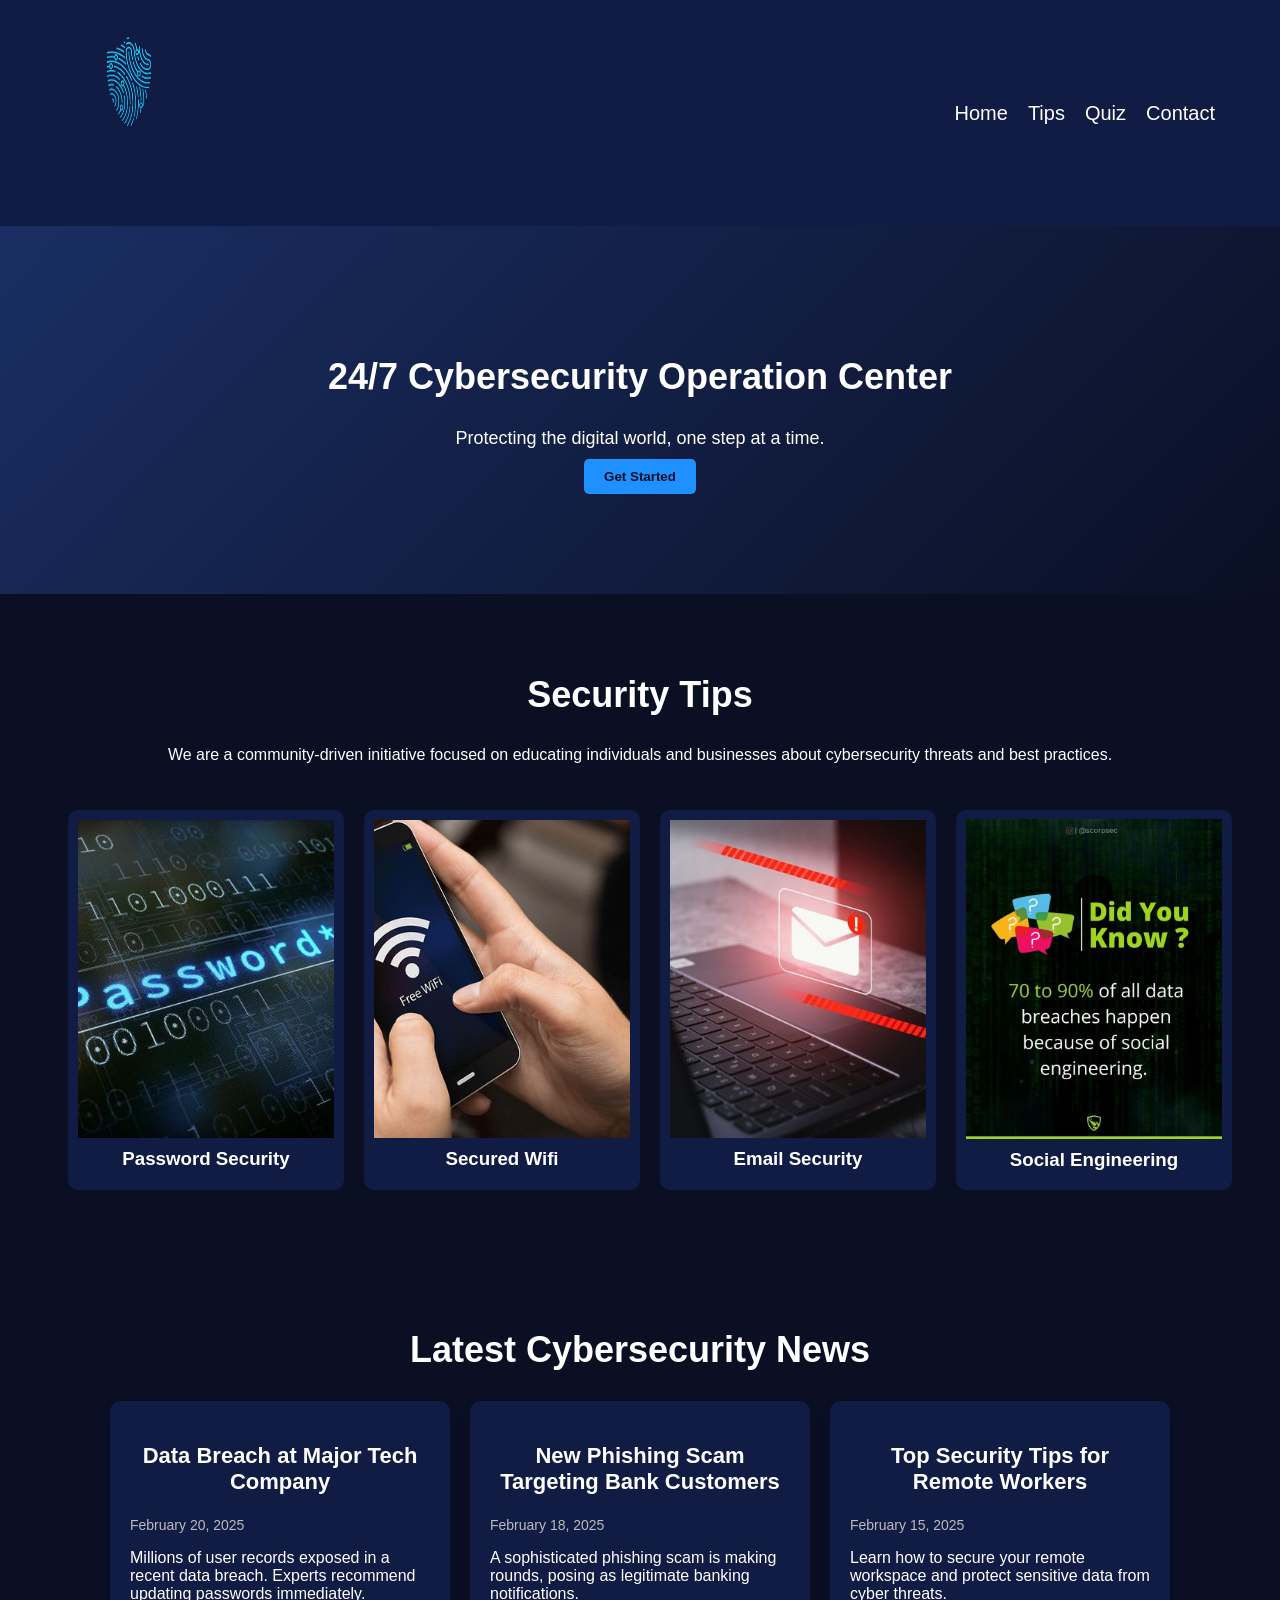
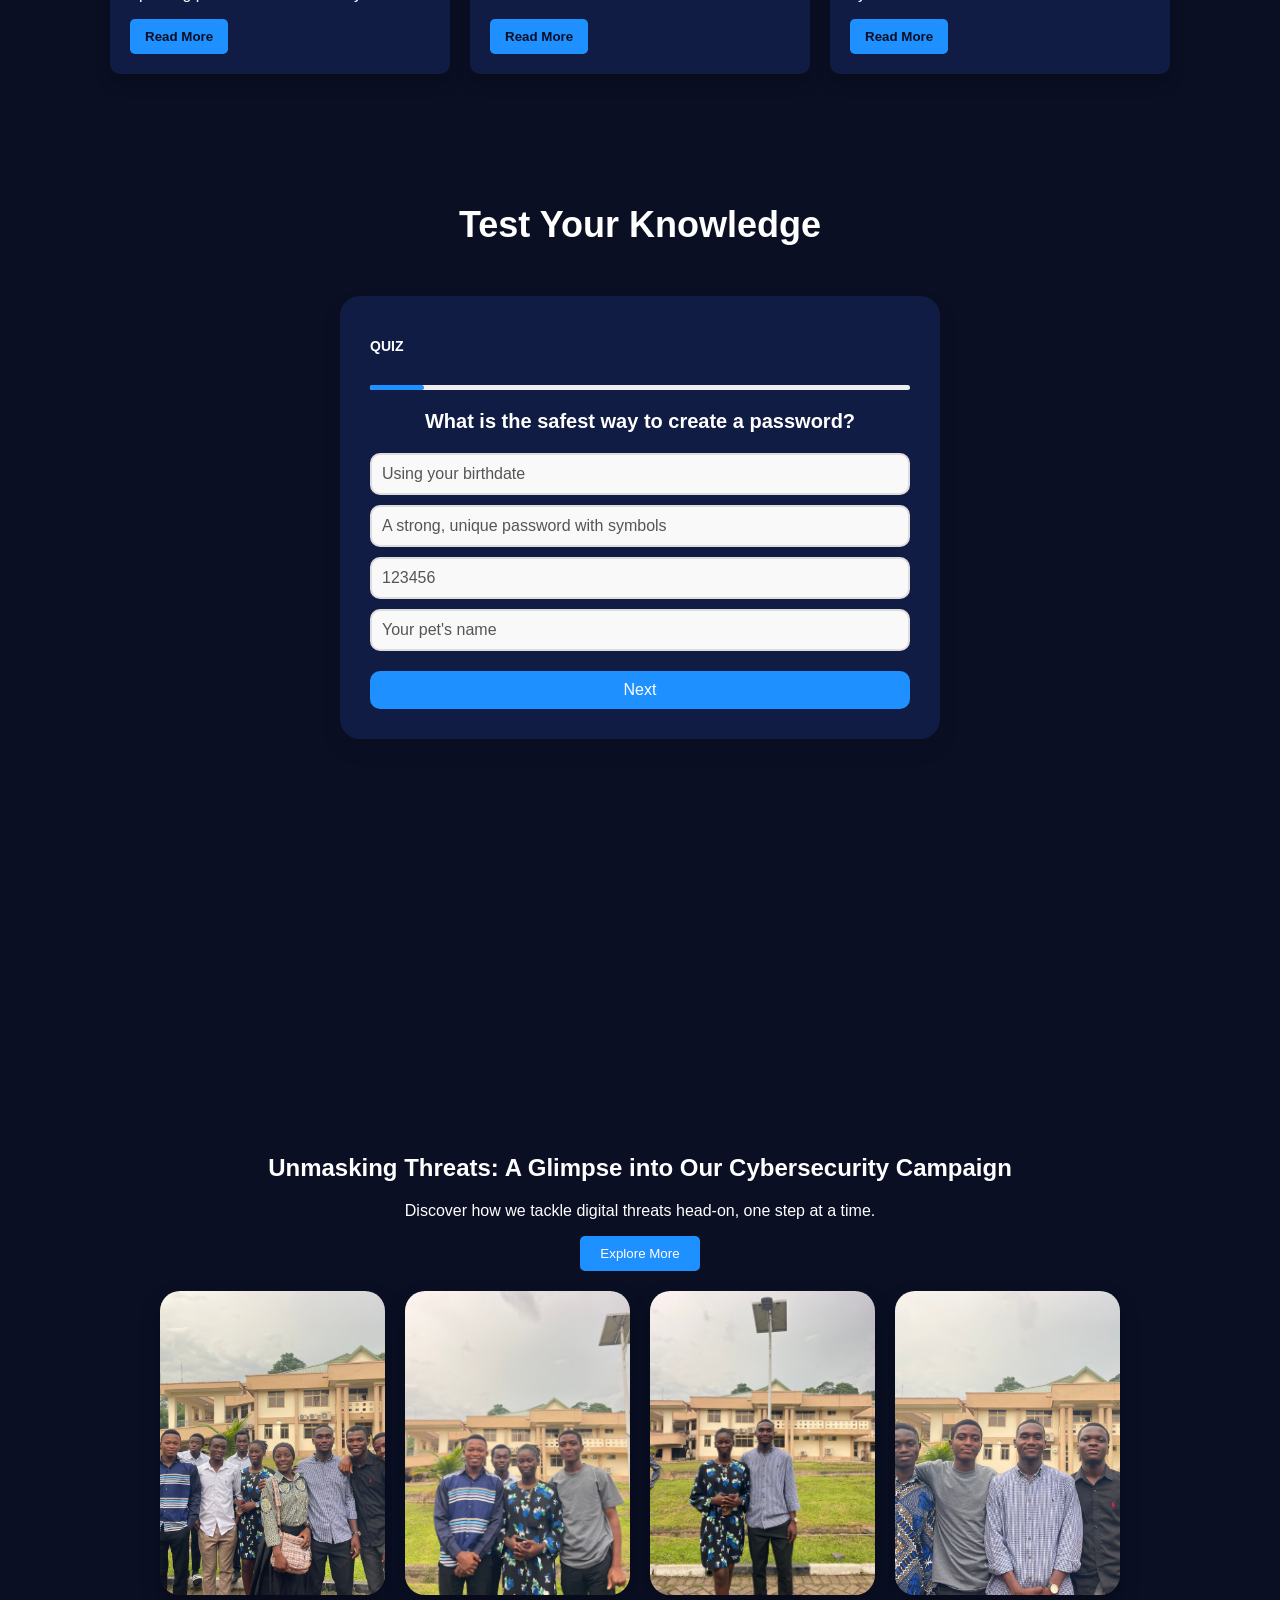
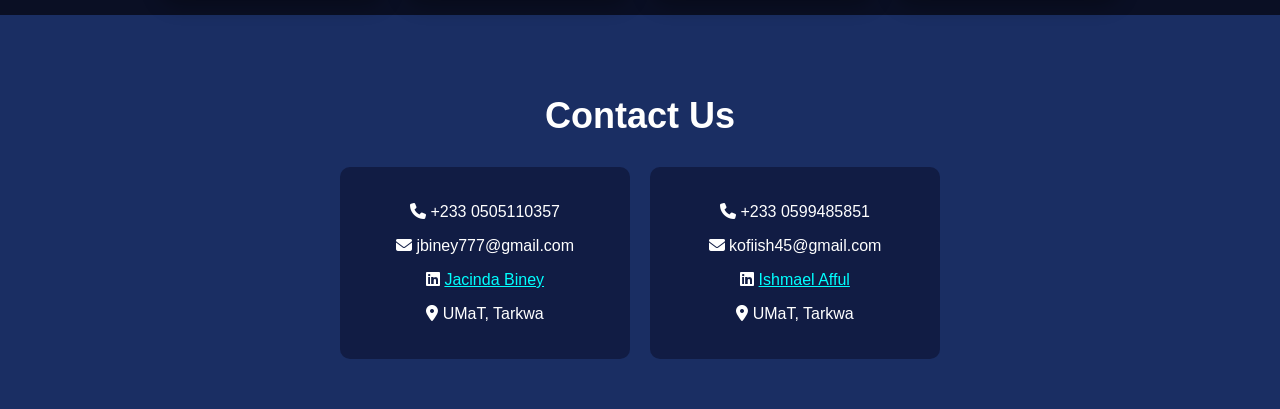
<file: index.html>
<!DOCTYPE html>
<html lang="en">
<head>
    <meta charset="UTF-8">
    <meta name="viewport" content="width=device-width, initial-scale=1.0">
    <title>Cybersecurity Awareness</title>
    <link rel="icon" href="image/favicon.ico">
    <link rel="stylesheet" href="https://cdnjs.cloudflare.com/ajax/libs/font-awesome/6.7.2/css/all.min.css">
    <link rel="stylesheet" href="home.css"> 
</head>
<body>
    <header>
        <nav>
            <div class="logo">
                <img src="image/logo.png" alt="Logo" style="width: 10vw; height: 20vh;">
            </div>
            <ul>
                <li><a href="#home">Home</a></li>
                <li><a href="#services">Tips</a></li>
                <li><a href="#quiz">Quiz</a></li>
                <li><a href="#contact">Contact</a></li>
            </ul>
        </nav>
    </header>
    
    <section class="hero" id="home">
        <h1>24/7 Cybersecurity Operation Center</h1>
        <p>Protecting the digital world, one step at a time.</p>
        <button class="btn" id="#about" onclick="learnMore()">Get Started</button>
    </section>
    
    <section class="section" id="services">
        <h1>Security Tips</h1>
        <p>We are a community-driven initiative focused on educating individuals and businesses about cybersecurity threats and best practices.</p>
        <div class="flip-box-container">
            <div class="flip-box">
              <div class="flip-box-inner">
                <div class="flip-box-front">
                  <img src="image/password.jpg" alt="Secured Password">
                  <h3>Password Security</h3>
                </div>
                <div class="flip-box-back">
                  <ol>
                    <li style="font-size: 20px;">Use complex passwords with upper and lowercase letters, numbers, and symbols.</li>
                    <li style="font-size: 20px;">Avoid common words and patterns.</li>
                    <li style="font-size: 20px;">Use unique passwords for each account.</li>
                  </ol>
                </div>
              </div>
            </div>
        
            <div class="flip-box">
              <div class="flip-box-inner">
                <div class="flip-box-front">
                  <img src="image/wifi.jpg" alt="Secure Wifi">
                  <h3>Secured Wifi</h3>
                </div>
                <div class="flip-box-back">
                  <ol>
                    <li style="font-size: 20px;">Avoid public Wi-Fi or use a VPN.</li>
                    <li style="font-size: 20px;">Secure home networks with strong passwords and WPA3 encryption.</li>
                    <li style="font-size: 20px;">Keep router firmware updated.</li>
                  </ol>
                </div>
              </div>
            </div>
        
            <div class="flip-box">
              <div class="flip-box-inner">
                <div class="flip-box-front">
                  <img src="image/email.jpg" alt="Email Security">
                  <h3>Email Security</h3>
                </div>
                <div class="flip-box-back">
                  <ol>
                    <li style="font-size: 20px;">Be cautious of phishing emails.</li>
                    <li style="font-size: 20px;">Verify sender identity before responding.</li>
                    <li style="font-size: 20px;">Don’t access emails on unsecured networks.</li>
                  </ol>
                </div>
              </div>
            </div>
        
            <div class="flip-box">
              <div class="flip-box-inner">
                <div class="flip-box-front">
                  <img src="image/social.jpg" alt="Social Engineering">
                  <h3>Social Engineering</h3>
                </div>
                <div class="flip-box-back">
                  <ol>
                    <li style="font-size: 20px;">Be wary of unsolicited requests for sensitive information.</li>
                    <li style="font-size: 20px;">Verify identities before sharing details.</li>
                    <li style="font-size: 20px;">Avoid oversharing on social media.</li>
                  </ol>
                </div>
              </div>
            </div>
          </div>
        
    </section>

    <section class="news" id="news">
        <h1>Latest Cybersecurity News</h1>
        <div class="news-container">
            <div class="news-card">
                <h3>Data Breach at Major Tech Company</h3>
                <p class="news-date">February 20, 2025</p>
                <p>Millions of user records exposed in a recent data breach. Experts recommend updating passwords immediately.</p>
                <button class="read-more">Read More</button>
            </div>
            <div class="news-card">
                <h3>New Phishing Scam Targeting Bank Customers</h3>
                <p class="news-date">February 18, 2025</p>
                <p>A sophisticated phishing scam is making rounds, posing as legitimate banking notifications.</p>
                <button class="read-more">Read More</button>
            </div>
            <div class="news-card">
                <h3>Top Security Tips for Remote Workers</h3>
                <p class="news-date">February 15, 2025</p>
                <p>Learn how to secure your remote workspace and protect sensitive data from cyber threats.</p>
                <button class="read-more">Read More</button>
            </div>
        </div>
    </section>
    
    <section class="quiz" id="quiz">
        <h1>Test Your Knowledge</h1>
        <div class="quiz-container">
            <div class="quiz-card">
                <div class="quiz-header">
                    <h2>QUIZ</h2>
                </div>
                <div class="progress-bar">
                    <div class="progress"></div>
                </div>
                <h3 class="quiz-question">How often do you use paper as a reminder?</h3>
                <div class="quiz-options">
                    <label class="option">
                        <input type="radio" name="answer" value="1">
                        <span class="option-text">Almost never</span>
                    </label>
                    <label class="option">
                        <input type="radio" name="answer" value="2">
                        <span class="option-text">Quite often (2 to 3 times a day)</span>
                    </label>
                    <label class="option">
                        <input type="radio" name="answer" value="3">
                        <span class="option-text">Very often</span>
                    </label>
                    <label class="option">
                        <input type="radio" name="answer" value="4">
                        <span class="option-text">It's my daily routine</span>
                    </label>
                </div>
                <button class="next-btn">Next</button>
            </div>
        </div>        
    </section>
    
    <section style="text-align: center; margin-top: 30px; color: white;">
        <h2>Unmasking Threats: A Glimpse into Our Cybersecurity Campaign</h2>
        <p>Discover how we tackle digital threats head-on, one step at a time.</p>
        <button style="padding: 10px 20px; border: none; border-radius: 5px; background: #1e90ff; color: white; cursor: pointer; transition: background 0.3s;" 
                onclick="location.href='gallery.html';">Explore More</button>
    </section>

    <div class="gallery">
        <div><img src="image/11.jpg" alt="Image 1"></div>
        <div><img src="image/12.jpg" alt="Image 2"></div>
        <div><img src="image/13.jpg" alt="Image 3"></div>
        <div><img src="image/14.jpg" alt="Image 4"></div>

    </div>

    <section class="contact" id="contact">
        <h1>Contact Us</h1>
        <div class="cards-container">
            <div class="card">
                <p><i class="fa-solid fa-phone"></i> +233 0505110357</p>
                <p><i class="fa-solid fa-envelope"></i> jbiney777@gmail.com</p>
                <p><i class="fa-brands fa-linkedin"></i> <a href="https://www.linkedin.com/in/jacinda-biney-210607292" target="_blank" style="color: cyan;">Jacinda Biney</a></p>
                <p><i class="fa-solid fa-location-dot"></i> UMaT, Tarkwa</p>
            </div>
            <div class="card">
                <p><i class="fa-solid fa-phone"></i> +233 0599485851</p>
                <p><i class="fa-solid fa-envelope"></i> kofiish45@gmail.com</p>
                <p><i class="fa-brands fa-linkedin"></i> <a href="https://www.linkedin.com/in/ishmael-afful-179921299?utm_source=share&utm_campaign=share_via&utm_content=profile&utm_medium=ios_app" target="_blank" style="color: cyan;">Ishmael Afful</a></p>
                <p><i class="fa-solid fa-location-dot"></i> UMaT, Tarkwa</p>
            </div>
        </div>
    </section> 
    <footer>
        
    </footer>   
    <script>
       document.querySelectorAll('nav ul li a').forEach(anchor => {
    anchor.addEventListener('click', function(e) {
        e.preventDefault();
        document.querySelector(this.getAttribute('href')).scrollIntoView({
            behavior: 'smooth'
        });
        // Close the mobile menu if open
        if (document.querySelector('nav ul').classList.contains('open')) {
            document.querySelector('nav ul').classList.remove('open');
        }
    });
});


        function learnMore() {
            alert("Cybersecurity is essential in today's digital world. Stay informed and stay safe!");
        }
        const questions = [
        { question: "What is the safest way to create a password?", answers: ["Using your birthdate", "A strong, unique password with symbols", "123456", "Your pet's name"], correct: 1 },
        { question: "Which of these is a common phishing tactic?", answers: ["Using strong passwords", "Sending fake emails to steal personal info", "Two-factor authentication", "Installing antivirus software"], correct: 1 },
        { question: "What does HTTPS stand for?", answers: ["Hyper Text Transfer Protocol Secure", "Hyperlink Transfer Protocol Security", "Home Text Transfer Protocol Secure", "Hyper Transfer Text Protocol Secure"], correct: 0 },
        { question: "Which of the following is a social engineering attack?", answers: ["Phishing", "Brute force attack", "SQL injection", "Cross-site scripting"], correct: 0 },
        { question: "What is two-factor authentication?", answers: ["Using two passwords", "Verifying identity with two forms of evidence", "Logging in twice", "None of the above"], correct: 1 },
        { question: "Which software prevents unauthorized access to networks?", answers: ["Antivirus", "Firewall", "Word Processor", "Email Client"], correct: 1 },
        { question: "What is malware?", answers: ["A type of computer hardware", "Malicious software designed to harm systems", "An email attachment", "A network protocol"], correct: 1 },
        { question: "Which is a secure way to browse the internet?", answers: ["Using public Wi-Fi without a VPN", "Visiting only HTTPS websites", "Clicking all links in emails", "Sharing passwords online"], correct: 1 },
        { question: "What is ransomware?", answers: ["A type of firewall", "Malicious software that demands payment", "An antivirus program", "A password manager"], correct: 1 },
        { question: "Which is a strong password example?", answers: ["password123", "Qw3!tY7&z", "abcde", "12345"], correct: 1 }
    ];

    let currentQuestion = 0;
const totalQuestions = questions.length;

function loadQuestion() {
    const questionContainer = document.querySelector('.quiz-question');
    const optionsContainer = document.querySelector('.quiz-options');
    const progressBar = document.querySelector('.progress');

    const current = questions[currentQuestion];
    questionContainer.textContent = current.question;
    optionsContainer.innerHTML = '';

    current.answers.forEach((answer, index) => {
        const option = document.createElement('label');
        option.classList.add('option');
        option.innerHTML = `
            <input type="radio" name="answer" value="${index}">
            <span class="option-text">${answer}</span>
        `;
        optionsContainer.appendChild(option);
    });

    // Update Progress Bar
    progressBar.style.width = `${((currentQuestion + 1) / totalQuestions) * 100}%`;
}

document.querySelector('.next-btn').addEventListener('click', () => {
    const selectedOption = document.querySelector('input[name="answer"]:checked');
    if (!selectedOption) {
        alert('Please select an option.');
        return;
    }
    
    const answer = parseInt(selectedOption.value);
    if (answer === questions[currentQuestion].correct) {
        alert('Correct!');
    } else {
        alert('Wrong! The correct answer is ' + questions[currentQuestion].answers[questions[currentQuestion].correct]);
    }

    currentQuestion++;
    if (currentQuestion < totalQuestions) {
        loadQuestion();
    } else {
        alert('Quiz Completed!');
        currentQuestion = 0;
        loadQuestion();
    }
});

// Initialize the first question
loadQuestion();

function checkAnswer(questionIndex, answerIndex, button) {
    if (currentQuestions[questionIndex].correct === answerIndex) {
        button.style.backgroundColor = 'green';
        score++;
    } else {
        button.style.backgroundColor = 'red';
    }
    answered++;
    disableButtons(questionIndex);

    if (answered === currentQuestions.length) {
        document.getElementById('quiz-result').innerText = `You scored ${score} out of ${currentQuestions.length}.`;
    }
}

function disableButtons(questionIndex) {
    const questionDivs = document.querySelectorAll('#quiz-container > div');
    const buttons = questionDivs[questionIndex].querySelectorAll('button');
    buttons.forEach(button => button.disabled = true);
}

function loadNewQuestions() {
    loadQuestions();
    document.getElementById('quiz-result').innerText = '';
}

window.onload = loadQuestions;

document.addEventListener('DOMContentLoaded', function() {
    fetchCybersecurityNews();
});

function fetchCybersecurityNews() {
    const apiKey = 'YOUR_API_KEY'; // Replace with your actual API key
    const apiUrl = `https://zylalabs.com/api/3541/cyber+defense+news+api/1.0.0/getLatestNews?apikey=${apiKey}`;

    async function fetchNews() {
  try {
    const response = await fetch(apiUrl);
    const data = await response.json();

    if (data.articles.length > 0) {
      const newsContainer = document.getElementById('news-container');
      data.articles.forEach(article => {
        const newsCard = document.createElement('div');
        newsCard.classList.add('news-card');
        newsCard.innerHTML = `
          <img src="${article.urlToImage || 'https://via.placeholder.com/300x200'}" alt="News Image">
          <div class="news-content">
            <h3>${article.title}</h3>
            <p>${article.description || 'No description available.'}</p>
            <a href="${article.url}" target="_blank">Read More</a>
          </div>
        `;
        newsContainer.appendChild(newsCard);
      });
    } else {
      console.log('No news found.');
    }
  } catch (error) {
    console.error('Error fetching news:', error);
  }
}

document.addEventListener('DOMContentLoaded', fetchNews);
}
    </script>
</body>
</html>
</file>
<file: home.css>
body {
font-family: Arial, sans-serif;
margin: 0;
padding: 0;
background-color: #0a0f24;
color: white;
}
header {
background: #111c44;
padding: 15px;
text-align: center;
position: sticky;
top: 0;
z-index: 1000;
}

h1{
font-size: 36px;
color: #fff;
}

nav {
display: flex;
justify-content: space-between;
align-items: center;
padding: 5px 50px;
}
.logo {
font-size: 24px;
font-weight: bold;
color: #1e90ff;
}
nav ul {
list-style: none;
display: flex;
gap: 20px;
}
nav ul li a {
color: white;
text-decoration: none;
font-size: 20px;
}
.hero {
text-align: center;
padding: 100px 20px;
background: linear-gradient(135deg, #1a2e63, #0a0f24);
}
.hero h1 {
font-size: 36px;
}
.hero p {
font-size: 18px;
margin: 10px 0;
}
.btn {
padding: 10px 20px;
background: #1e90ff;
border: none;
color: #0a0f24;
font-weight: bold;
cursor: pointer;
border-radius: 5px;
}
.section {
padding: 50px 20px;
text-align: center;
}

h1, h3 {
      text-align: center;
      color: #fff;
    }

    .flip-box-container {
      display: flex;
      flex-wrap: wrap;
      justify-content: center;
      gap: 40px;
      padding: 30px;
    }

    .flip-box {
      background-color: transparent;
      width: 20vw;
      height: 40vh;
      perspective: 1000px;
    }

    .flip-box-inner {
      position: relative;
      width: 100%;
      height: 100%;
      text-align: center;
      transition: transform 0.8s;
      transform-style: preserve-3d;
    }

    .flip-box:hover .flip-box-inner {
      transform: rotateY(180deg);
    }

    .flip-box-front, .flip-box-back {
      position: absolute;
      width: 100%;
      height: 100%;
      -webkit-backface-visibility: hidden;
      backface-visibility: hidden;
      border-radius: 10px;
      overflow: hidden;
    }

    .flip-box-front {
      background-color: #111c44;
      color: #fff;
      display: flex;
      flex-direction: column;
      justify-content: center;
      align-items: center;
      padding: 10px;
    }

    .flip-box-front img {
      width: 100%;
      height: 90%;
      object-fit: cover;
    }

    .flip-box-front h3 {
      margin: 10px 0;
    }

    .flip-box-back {
      background-color: #1a2e63;
      color: white;
      transform: rotateY(180deg);
      display: flex;
      justify-content: center;
      align-items: center;
      flex-direction: column;
      text-align: center;
      padding: 10px;
    }

    .flip-box-back ul {
      list-style: none;
      padding: 0;
      text-align: left;
    }

    .flip-box-back li {
      margin-bottom: 10px;
      font-size: 0.9em;
    }

.contact {
background: #1a2e63;
padding: 50px;
text-align: center;
}
.contact .cards-container {
display: flex;
justify-content: center;
gap: 20px;
flex-wrap: wrap;
}
.contact .card {
background: #111c44;
padding: 20px;
border-radius: 10px;
width: 250px;
text-align: center;
}

.quiz {
justify-content: center;
align-items: center;
min-height: 100vh;
padding: 50px 20px;
text-align: center;
}

.quiz-container {
    display: flex;
    justify-content: center;
    align-items: center;
    width: 100%;
    max-width: 600px;
    padding: 20px;
    margin: 0 auto;
}


.quiz-card {
background-color: #111c44;
border-radius: 20px;
box-shadow: 0 10px 20px rgba(0, 0, 0, 0.1);
padding: 30px;
width: 100%;
}

.quiz-header {
display: flex;
justify-content: space-between;
align-items: center;
margin-bottom: 20px;
}

.quiz-header h2 {
color: #fff;
font-size: 14px;
text-transform: uppercase;
font-weight: bold;
}

.skip-btn {
background: none;
border: none;
color: #fff;
font-size: 14px;
cursor: pointer;
}

.progress-bar {
background-color: #eee;
border-radius: 10px;
height: 5px;
width: 100%;
margin: 10px 0 20px;
}

.progress {
background-color: #1e90ff;
border-radius: 10px;
height: 100%;
width: 50%;
transition: width 0.3s ease;
}

.quiz-question {
color: #fff;
font-size: 20px;
margin-bottom: 20px;
}

.quiz-options {
display: flex;
flex-direction: column;
gap: 10px;
margin-bottom: 20px;
}

.option {
background-color: #f9f9f9;
border: 2px solid #ddd;
border-radius: 10px;
padding: 10px;
cursor: pointer;
display: flex;
align-items: center;
transition: all 0.3s ease;
}

.option:hover {
background-color: #f1f1f1;
}

.option input {
display: none;
}

.option-text {
color: #555;
font-size: 16px;
}

.option input:checked + .option-text {
color: #1e90ff;
font-weight: bold;
}

.next-btn {
background-color: #1e90ff;
color: #fff;
border: none;
border-radius: 10px;
padding: 10px;
cursor: pointer;
font-size: 16px;
width: 100%;
transition: background 0.3s ease;
}

.next-btn:hover {
background-color: #1c86ee;
}

.news {
padding: 50px 20px;
text-align: center;
background: #0a0f24;
color: white;
}
.news h1 {
font-size: 36px;
color: #fff;
margin-bottom: 30px;
}
.news-container {
display: flex;
justify-content: center;
gap: 20px;
flex-wrap: wrap;
}
.news-card {
background: #111c44;
padding: 20px;
border-radius: 10px;
width: 300px;
text-align: left;
color: white;
box-shadow: 0 10px 15px rgba(0, 0, 0, 0.2);
transition: transform 0.3s;
}
.news-card:hover {
transform: translateY(-10px);
}
.news-card h3 {
font-size: 22px;
color: white;
}
.news-date {
font-size: 14px;
color: #bbb;
margin: 5px 0;
}
.read-more {
display: inline-block;
padding: 10px 15px;
background: #1e90ff;
color: #0a0f24;
border: none;
border-radius: 5px;
text-decoration: none;
font-weight: bold;
cursor: pointer;
transition: background 0.3s;
}
.read-more:hover {
background: #00e5ff;
}

.gallery {
    width: 75%; 
    margin: 0 auto;
    display: grid;
    grid-template-columns: repeat(auto-fit, minmax(200px, 1fr)); 
    gap: 20px;
    padding: 20px;
    perspective: 1000px;
} 

.gallery div {
    background: rgba(255, 255, 255, 0.1); 
    border-radius: 20px; 
    transition: transform 0.5s, box-shadow 0.5s; 
    box-shadow: 0 10px 20px rgba(0, 0, 0, 0.3); 
    backdrop-filter: blur(10px); 
    overflow: hidden;
}

.gallery div:hover {
    box-shadow: 0 20px 30px rgba(0, 0, 0, 0.3); 
}

.gallery div img {
    width: 100%;
    height: 100%;
    object-fit: cover;
    border-radius: 15px;
    transition: transform 0.5s;
}

.gallery div:hover img {
    transform: scale(1.5);
}

 /* Responsive Design */
 @media screen and (max-width: 768px) {
      .flip-box {
        width: 45%; /* Two cards per row */
      }
    }

    @media screen and (max-width: 480px) {
      .flip-box {
        width: 100%; /* One card per row on very small screens */
      }
    }
</file>
